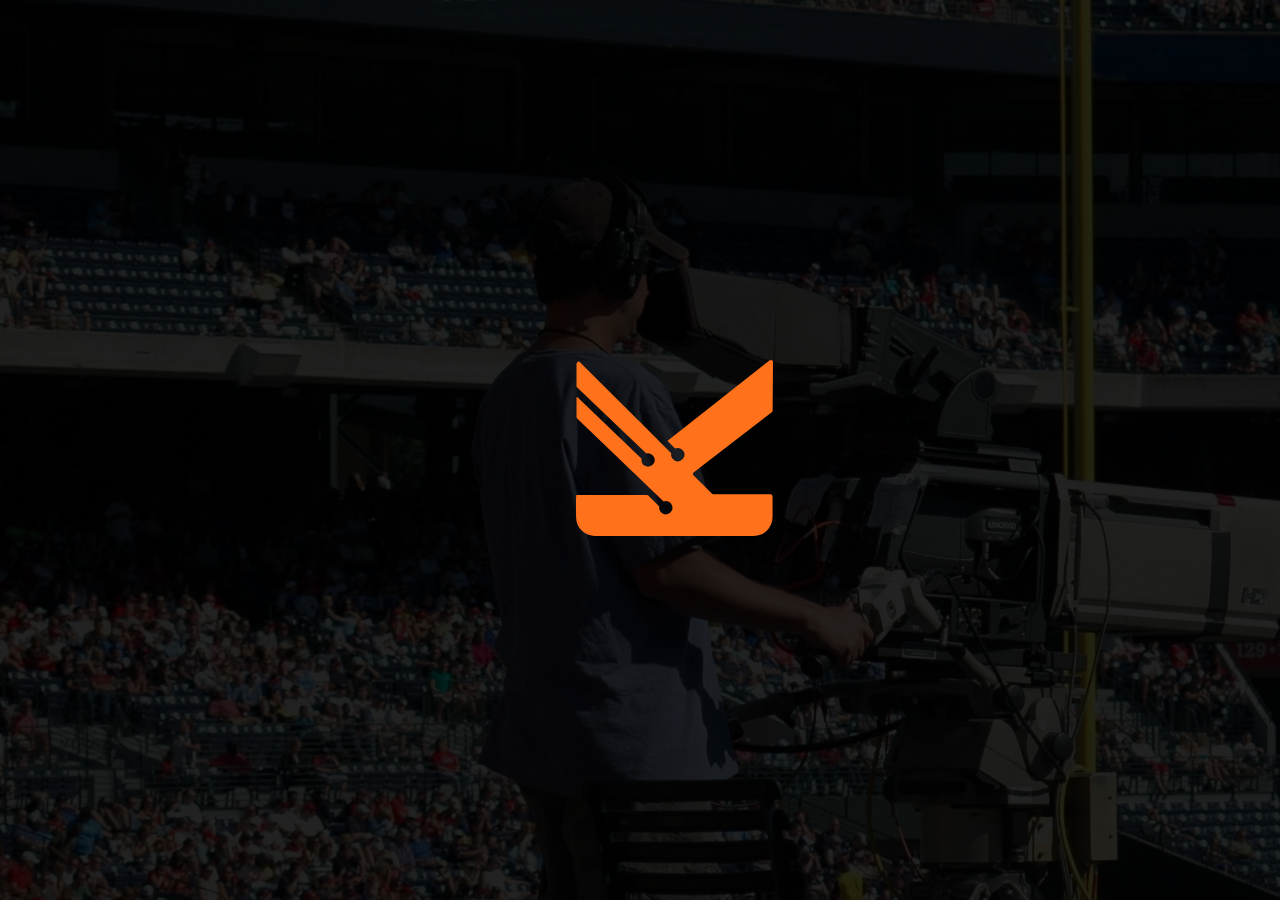
<file: Registro.html>
<!DOCTYPE html>
<html lang="en">
<head>
    <meta charset="UTF-8">
    <meta name="viewport" content="width=device-width, initial-scale=1.0">
    <title>Document</title>
    <link rel="stylesheet" href="/css/Registro.css">
</head>
<body>
    <div class="background_img">
        <div class="logo_container">
            <img  class="logo" src="Recursos/kario sin kairo.svg">
        </div>
    </div>
</body>
</html>
</file>
<file: css/Registro.css>
*{
    margin: 0;

}
.background_img {
    width: 100vmax;
    height: 100vmin;
    background-size: cover;
    background: url("../Recursos/pexels-pixabay-159400.png")no-repeat;
    align-items: center;
    background-color: black;
}

@keyframes logo_animation {
    from {
        opacity: 50%;
    }

    to {
        opacity: 0%;
    }
}

.logo{
    margin-left: 45vmax;
    margin-top: 40vmin;
    animation: logo_animation;
    animation-duration: 0.9s;
    animation-iteration-count:calc(1);
}
</file>
